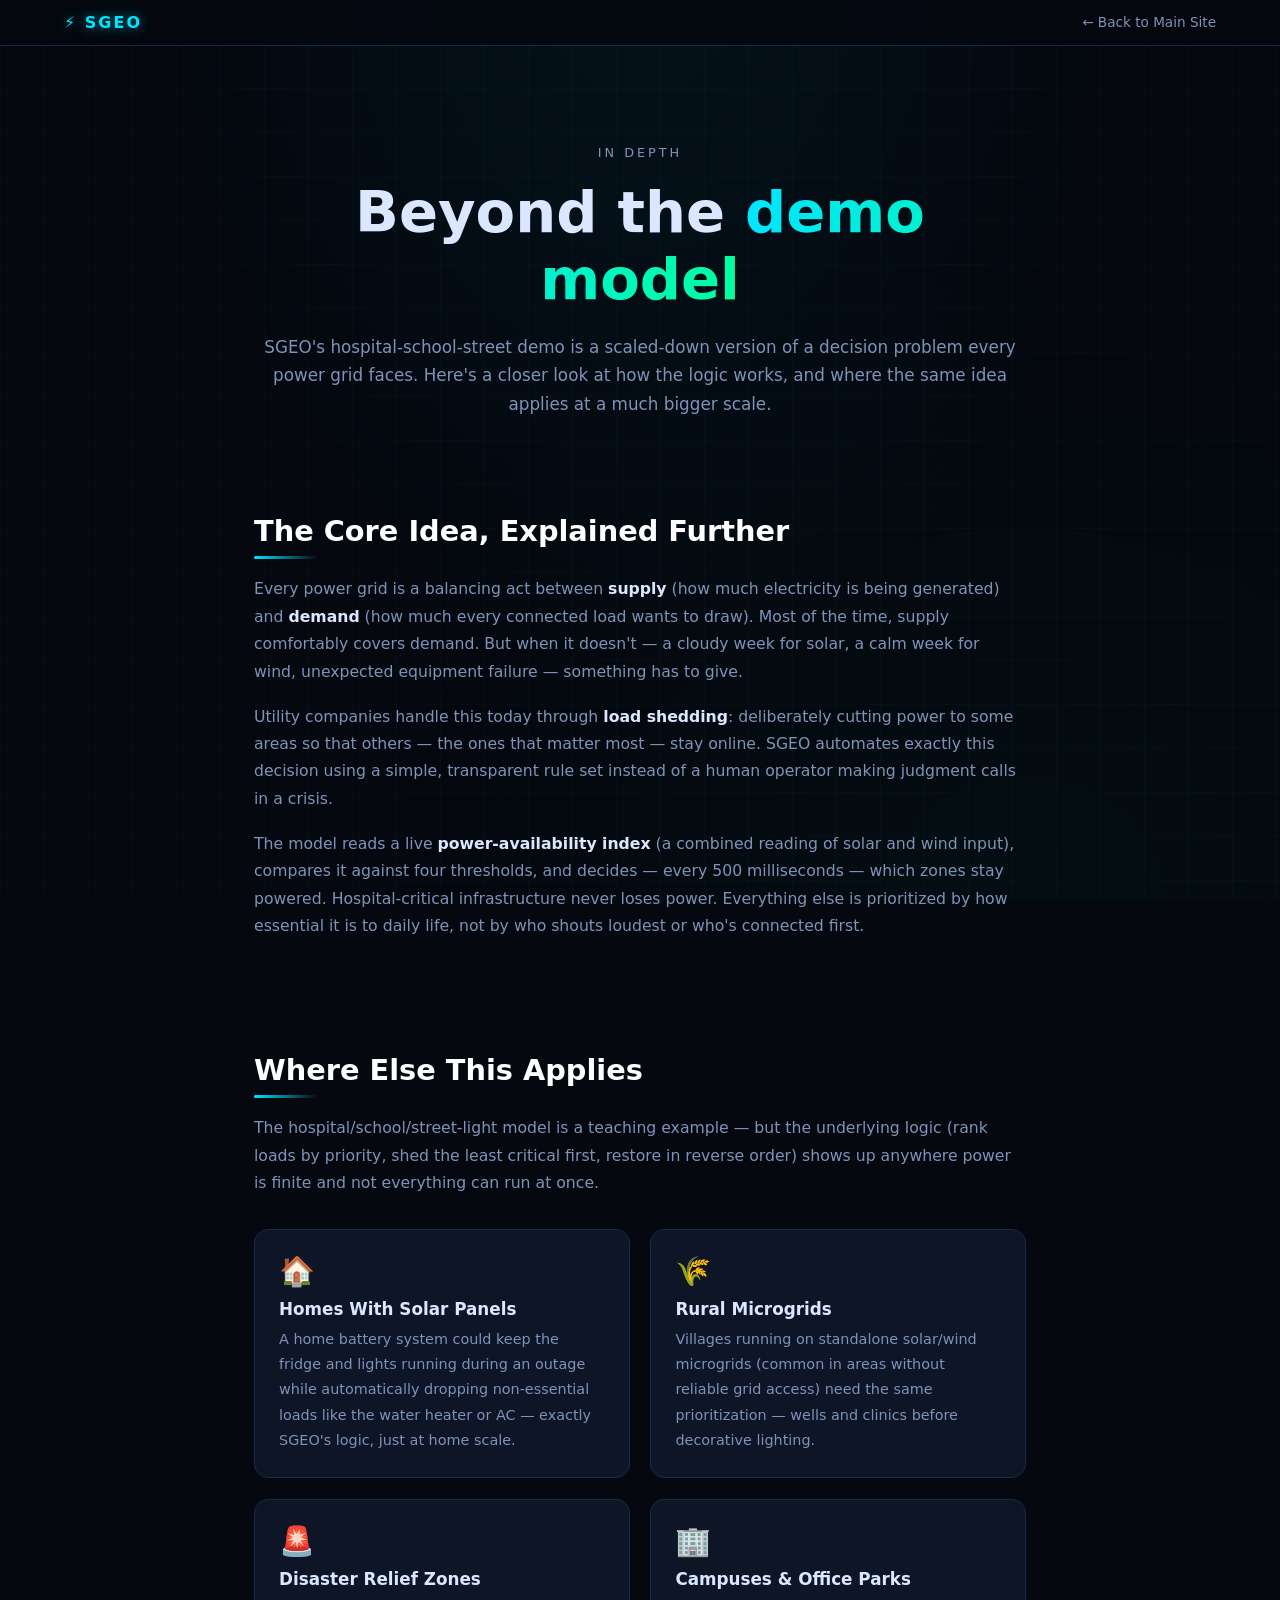
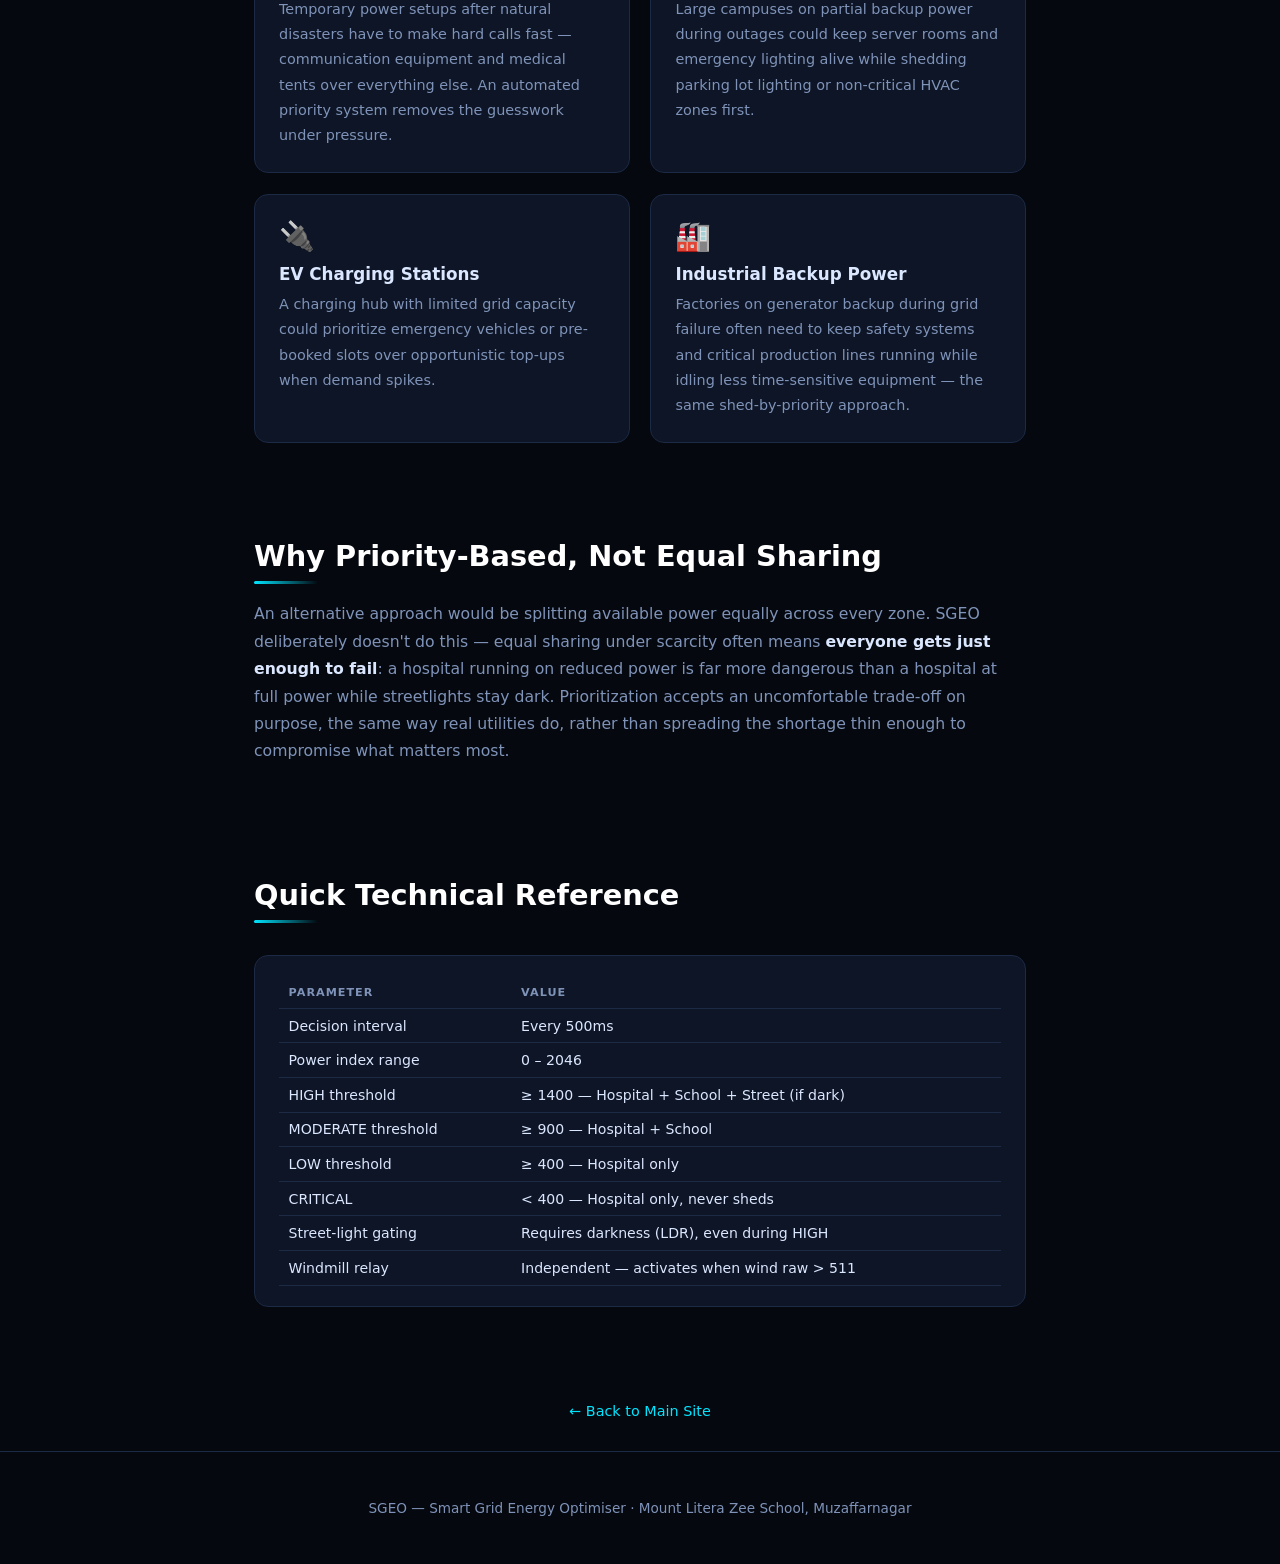
<file: deep-dive.html>
<!DOCTYPE html>
<html lang="en">
<head>
<meta charset="UTF-8">
<meta name="viewport" content="width=device-width, initial-scale=1.0">
<title>SGEO — In Depth</title>
<meta name="description" content="A deeper look at SGEO's priority-based load shedding, and where this kind of system applies beyond the demo model.">
<link rel="icon" href="data:image/svg+xml,<svg xmlns=%22http://www.w3.org/2000/svg%22 viewBox=%220 0 100 100%22><text y=%22.9em%22 font-size=%2290%22>⚡</text></svg>">
<link rel="stylesheet" href="style.css">
<style>
  /* --- deep-dive page specific additions --- */
  .dd-hero{padding:6rem 5% 3rem;text-align:center;max-width:900px;margin:0 auto}
  .dd-hero .eyebrow-dd{color:var(--dim);letter-spacing:3px;text-transform:uppercase;font-size:.8rem;margin-bottom:1rem}
  .dd-hero h1{font-size:clamp(2.2rem,5vw,3.6rem);font-weight:900;margin-bottom:1.2rem}
  .dd-hero h1 span{background:linear-gradient(90deg,var(--cyan),var(--green));-webkit-background-clip:text;background-clip:text;color:transparent}
  .dd-hero p{color:var(--dim);line-height:1.7;font-size:1.05rem}
  .back-link{display:inline-flex;align-items:center;gap:.5rem;color:var(--cyan);text-decoration:none;font-size:.9rem;
    margin:2rem 5% 0;transition:.2s}
  .back-link:hover{text-shadow:0 0 10px var(--cyan)}

  .dd-block{max-width:900px;margin:0 auto;padding:3rem 5%}
  .dd-block h2{font-size:1.8rem;margin-bottom:1rem;color:#fff}
  .dd-block h2::after{content:'';display:block;width:64px;height:3px;margin-top:.5rem;
    background:linear-gradient(90deg,var(--cyan),transparent);border-radius:2px}
  .dd-block p{color:var(--dim);line-height:1.75;margin-bottom:1.1rem;font-size:.98rem}
  .dd-block p strong{color:var(--text)}

  .usecase-grid{display:grid;grid-template-columns:repeat(auto-fit,minmax(260px,1fr));gap:1.3rem;margin-top:2rem}
  .usecase-card{background:var(--panel);border:1px solid var(--line);border-radius:14px;padding:1.5rem;
    transition:transform .25s,box-shadow .25s,border-color .25s}
  .usecase-card:hover{transform:translateY(-6px);border-color:var(--cyan);box-shadow:0 14px 30px rgba(0,229,255,.15)}
  .usecase-card .uc-icon{font-size:1.8rem;margin-bottom:.7rem;display:block}
  .usecase-card h3{font-size:1.05rem;margin-bottom:.5rem}
  .usecase-card p{color:var(--dim);font-size:.9rem;margin:0}

  .spec-table-wrap{margin-top:2rem;background:var(--panel);border:1px solid var(--line);border-radius:14px;
    padding:1.3rem 1.5rem;overflow-x:auto}
  .spec-table-wrap table{width:100%;border-collapse:collapse;font-size:.88rem}
  .spec-table-wrap th,.spec-table-wrap td{text-align:left;padding:.55rem .6rem;border-bottom:1px solid var(--line)}
  .spec-table-wrap th{color:var(--dim);text-transform:uppercase;font-size:.7rem;letter-spacing:1px}

  .dd-footer{text-align:center;padding:3rem 5%;color:var(--dim);font-size:.85rem;border-top:1px solid var(--line);margin-top:2rem}
</style>
</head>
<body>
<div class="grid-bg"></div>

<nav class="nav">
  <span class="nav-logo">⚡ SGEO</span>
  <div class="nav-links">
    <a href="index.html">← Back to Main Site</a>
  </div>
</nav>

<header class="dd-hero reveal">
  <p class="eyebrow-dd">In Depth</p>
  <h1>Beyond the <span>demo model</span></h1>
  <p>SGEO's hospital-school-street demo is a scaled-down version of a decision problem every power grid faces. Here's a closer look at how the logic works, and where the same idea applies at a much bigger scale.</p>
</header>

<section class="dd-block reveal">
  <h2>The Core Idea, Explained Further</h2>
  <p>Every power grid is a balancing act between <strong>supply</strong> (how much electricity is being generated) and <strong>demand</strong> (how much every connected load wants to draw). Most of the time, supply comfortably covers demand. But when it doesn't — a cloudy week for solar, a calm week for wind, unexpected equipment failure — something has to give.</p>
  <p>Utility companies handle this today through <strong>load shedding</strong>: deliberately cutting power to some areas so that others — the ones that matter most — stay online. SGEO automates exactly this decision using a simple, transparent rule set instead of a human operator making judgment calls in a crisis.</p>
  <p>The model reads a live <strong>power-availability index</strong> (a combined reading of solar and wind input), compares it against four thresholds, and decides — every 500 milliseconds — which zones stay powered. Hospital-critical infrastructure never loses power. Everything else is prioritized by how essential it is to daily life, not by who shouts loudest or who's connected first.</p>
</section>

<section class="dd-block reveal">
  <h2>Where Else This Applies</h2>
  <p>The hospital/school/street-light model is a teaching example — but the underlying logic (rank loads by priority, shed the least critical first, restore in reverse order) shows up anywhere power is finite and not everything can run at once.</p>
  <div class="usecase-grid">
    <div class="usecase-card">
      <span class="uc-icon">🏠</span>
      <h3>Homes With Solar Panels</h3>
      <p>A home battery system could keep the fridge and lights running during an outage while automatically dropping non-essential loads like the water heater or AC — exactly SGEO's logic, just at home scale.</p>
    </div>
    <div class="usecase-card">
      <span class="uc-icon">🌾</span>
      <h3>Rural Microgrids</h3>
      <p>Villages running on standalone solar/wind microgrids (common in areas without reliable grid access) need the same prioritization — wells and clinics before decorative lighting.</p>
    </div>
    <div class="usecase-card">
      <span class="uc-icon">🚨</span>
      <h3>Disaster Relief Zones</h3>
      <p>Temporary power setups after natural disasters have to make hard calls fast — communication equipment and medical tents over everything else. An automated priority system removes the guesswork under pressure.</p>
    </div>
    <div class="usecase-card">
      <span class="uc-icon">🏢</span>
      <h3>Campuses &amp; Office Parks</h3>
      <p>Large campuses on partial backup power during outages could keep server rooms and emergency lighting alive while shedding parking lot lighting or non-critical HVAC zones first.</p>
    </div>
    <div class="usecase-card">
      <span class="uc-icon">🔌</span>
      <h3>EV Charging Stations</h3>
      <p>A charging hub with limited grid capacity could prioritize emergency vehicles or pre-booked slots over opportunistic top-ups when demand spikes.</p>
    </div>
    <div class="usecase-card">
      <span class="uc-icon">🏭</span>
      <h3>Industrial Backup Power</h3>
      <p>Factories on generator backup during grid failure often need to keep safety systems and critical production lines running while idling less time-sensitive equipment — the same shed-by-priority approach.</p>
    </div>
  </div>
</section>

<section class="dd-block reveal">
  <h2>Why Priority-Based, Not Equal Sharing</h2>
  <p>An alternative approach would be splitting available power equally across every zone. SGEO deliberately doesn't do this — equal sharing under scarcity often means <strong>everyone gets just enough to fail</strong>: a hospital running on reduced power is far more dangerous than a hospital at full power while streetlights stay dark. Prioritization accepts an uncomfortable trade-off on purpose, the same way real utilities do, rather than spreading the shortage thin enough to compromise what matters most.</p>
</section>

<section class="dd-block reveal">
  <h2>Quick Technical Reference</h2>
  <div class="spec-table-wrap">
    <table>
      <tr><th>Parameter</th><th>Value</th></tr>
      <tr><td>Decision interval</td><td>Every 500ms</td></tr>
      <tr><td>Power index range</td><td>0 – 2046</td></tr>
      <tr><td>HIGH threshold</td><td>≥ 1400 — Hospital + School + Street (if dark)</td></tr>
      <tr><td>MODERATE threshold</td><td>≥ 900 — Hospital + School</td></tr>
      <tr><td>LOW threshold</td><td>≥ 400 — Hospital only</td></tr>
      <tr><td>CRITICAL</td><td>&lt; 400 — Hospital only, never sheds</td></tr>
      <tr><td>Street-light gating</td><td>Requires darkness (LDR), even during HIGH</td></tr>
      <tr><td>Windmill relay</td><td>Independent — activates when wind raw &gt; 511</td></tr>
    </table>
  </div>
</section>

<a href="index.html" class="back-link" style="display:block;text-align:center;margin:3rem auto 0;width:fit-content">← Back to Main Site</a>

<footer class="dd-footer">
  <p>SGEO — Smart Grid Energy Optimiser · Mount Litera Zee School, Muzaffarnagar</p>
</footer>
  
<script>
  // self-contained reveal script — doesn't depend on the main site's script.js
  const obs = new IntersectionObserver(entries => {
    entries.forEach(e => { if (e.isIntersecting) e.target.classList.add('visible'); });
  }, { threshold: 0.1 });
  document.querySelectorAll('.reveal').forEach(el => obs.observe(el));
</script>
</body>
</html>
</file>
<file: style.css>
:root{
  --bg:#05080f;--bg2:#0a1020;--panel:#0d1526;--line:#1c2a45;
  --cyan:#00e5ff;--green:#00ff9d;--amber:#ffb300;--red:#ff4757;--text:#dbe7ff;--dim:#7f93b8;
}
*{margin:0;padding:0;box-sizing:border-box}
html{scroll-behavior:smooth}
body{background:var(--bg);color:var(--text);font-family:'Segoe UI',system-ui,sans-serif;overflow-x:hidden}

.grid-bg{position:fixed;inset:0;z-index:-1;
  background-image:linear-gradient(rgba(0,229,255,.06) 1px,transparent 1px),linear-gradient(90deg,rgba(0,229,255,.06) 1px,transparent 1px);
  background-size:44px 44px;animation:gridmove 24s linear infinite}
.grid-bg::after{content:'';position:absolute;inset:0;
  background:radial-gradient(ellipse at 50% -10%,rgba(0,229,255,.14),transparent 55%),radial-gradient(ellipse at 80% 100%,rgba(0,255,157,.07),transparent 50%)}
@keyframes gridmove{to{background-position:44px 44px}}

.nav{position:sticky;top:0;z-index:10;display:flex;justify-content:space-between;align-items:center;
  padding:.8rem 5%;background:rgba(5,8,15,.85);backdrop-filter:blur(10px);border-bottom:1px solid var(--line)}
.nav-logo{font-weight:800;color:var(--cyan);letter-spacing:2px;text-shadow:0 0 12px rgba(0,229,255,.6)}
.nav-links{display:flex;gap:1.1rem;flex-wrap:wrap}
.nav-links a{color:var(--dim);text-decoration:none;font-size:.85rem;transition:.2s}
.nav-links a:hover{color:var(--cyan)}

.hero{min-height:92vh;display:flex;flex-direction:column;justify-content:center;align-items:center;text-align:center;padding:2rem 5%}
.hero-school{color:var(--dim);letter-spacing:3px;text-transform:uppercase;font-size:.8rem;margin-bottom:1rem}
.hero-title{font-size:clamp(2.2rem,7vw,4.6rem);line-height:1.05;font-weight:900}
.hero-title span{background:linear-gradient(90deg,var(--cyan),var(--green));-webkit-background-clip:text;background-clip:text;color:transparent;
  filter:drop-shadow(0 0 18px rgba(0,229,255,.45))}
.hero-tag{margin-top:1.2rem;font-size:clamp(1rem,3vw,1.4rem);color:var(--amber);font-style:italic}
.hero-zones{display:flex;gap:.7rem;margin-top:1.6rem;flex-wrap:wrap;justify-content:center}
.pill{padding:.45rem 1rem;border-radius:999px;font-size:.85rem;border:1px solid}
.pill-red{border-color:var(--red);color:var(--red);box-shadow:0 0 14px rgba(255,71,87,.25)}
.pill-green{border-color:var(--green);color:var(--green);box-shadow:0 0 14px rgba(0,255,157,.25)}
.pill-amber{border-color:var(--amber);color:var(--amber);box-shadow:0 0 14px rgba(255,179,0,.25)}
.hero-cta{margin-top:2.4rem;color:var(--bg);background:linear-gradient(90deg,var(--cyan),var(--green));padding:.85rem 1.8rem;border-radius:8px;
  text-decoration:none;font-weight:700;box-shadow:0 0 24px rgba(0,229,255,.4);transition:.25s}
.hero-cta:hover{transform:translateY(-3px);box-shadow:0 0 36px rgba(0,229,255,.65)}

.section{max-width:1100px;margin:0 auto;padding:4.5rem 5%}
.section h2{font-size:clamp(1.6rem,4vw,2.4rem);margin-bottom:1rem;color:#fff}
.section h2::after{content:'';display:block;width:64px;height:3px;margin-top:.5rem;background:linear-gradient(90deg,var(--cyan),transparent);border-radius:2px}
.lead{color:var(--dim);max-width:760px;margin-bottom:2rem;line-height:1.6}
.note{color:var(--dim);font-size:.85rem;margin-top:1rem}
.warn{color:var(--amber);font-size:.85rem;margin-top:.8rem}

.reveal{opacity:0;transform:translateY(34px);transition:opacity .7s,transform .7s}
.reveal.visible{opacity:1;transform:none}

.cards3{display:grid;grid-template-columns:repeat(auto-fit,minmax(240px,1fr));gap:1.2rem}
.card{background:var(--panel);border:1px solid var(--line);border-radius:14px;padding:1.5rem;transition:transform .25s,box-shadow .25s}
.card h3{margin-bottom:.6rem;font-size:1.05rem}
.card p{color:var(--dim);font-size:.92rem;line-height:1.55}
.tilt:hover{transform:translateY(-6px) rotateX(3deg) rotateY(-2deg);box-shadow:0 12px 34px rgba(0,229,255,.15);border-color:var(--cyan)}

.flow{display:flex;gap:.8rem;align-items:center;justify-content:center;flex-wrap:wrap;margin:2rem 0}
.flow-col{display:flex;flex-direction:column;gap:.7rem;min-width:210px;flex:1}
.flow-arrow{color:var(--cyan);font-size:1.6rem;text-shadow:0 0 12px var(--cyan);animation:pulse 1.6s ease-in-out infinite}
@keyframes pulse{50%{opacity:.35}}
.flow-node{background:var(--panel);border:1px solid var(--line);border-radius:10px;padding:.8rem 1rem;font-weight:600;font-size:.95rem}
.flow-node small{display:block;font-weight:400;color:var(--dim);margin-top:.25rem;font-size:.75rem;line-height:1.4}
.flow-node.src{border-left:3px solid var(--cyan)}
.flow-node.big{padding:1.5rem 1.2rem;font-size:1.2rem;box-shadow:0 0 18px rgba(0,229,255,.15)}
.flow-node.brain{border:1px solid var(--cyan);box-shadow:0 0 22px rgba(0,229,255,.2)}
.flow-node.store{border-left:3px solid var(--green)}
.flow-node.out.red{border-left:3px solid var(--red)}
.flow-node.out.green{border-left:3px solid var(--green)}
.flow-node.out.amber{border-left:3px solid var(--amber)}
.flow-node.out.cyan{border-left:3px solid var(--cyan)}

.thresholds{display:grid;grid-template-columns:repeat(auto-fit,minmax(190px,1fr));gap:.9rem;margin-top:2rem}
.th{border-radius:10px;padding:1rem;display:flex;flex-direction:column;gap:.3rem;font-size:.85rem;border:1px solid var(--line);background:var(--panel)}
.th b{font-size:1rem}
.th span{color:var(--dim)}
.th-high b{color:var(--green)}.th-mod b{color:var(--cyan)}.th-low b{color:var(--amber)}.th-crit b{color:var(--red)}

.sim-box{background:var(--bg2);border:1px solid var(--line);border-radius:18px;padding:2rem;box-shadow:0 0 40px rgba(0,229,255,.07)}
.sim-controls{display:flex;flex-direction:column;gap:1rem;margin-bottom:1.5rem}
.sim-label{font-weight:600}
.sim-label span{color:var(--cyan)}
input[type=range]{width:100%;accent-color:var(--cyan);height:6px;cursor:pointer}
.toggle{align-self:flex-start;background:var(--panel);border:1px solid var(--cyan);color:var(--cyan);padding:.55rem 1.3rem;border-radius:8px;
  cursor:pointer;font-size:.95rem;transition:.2s}
.toggle:hover{box-shadow:0 0 16px rgba(0,229,255,.4)}

.lcd{background:#0a2a12;border:3px solid #123;border-radius:8px;padding:.8rem 1.2rem;font-family:'Courier New',monospace;
  color:#7CFC00;display:flex;flex-direction:column;gap:.2rem;max-width:320px;margin-bottom:1.6rem;
  text-shadow:0 0 6px rgba(124,252,0,.7);letter-spacing:2px;font-size:1.05rem}

.sim-zones{display:grid;grid-template-columns:repeat(auto-fit,minmax(200px,1fr));gap:1rem}
.zone{background:var(--panel);border:1px solid var(--line);border-radius:14px;padding:1.3rem;text-align:center;transition:.35s;opacity:.45}
.zone .zone-icon{font-size:2rem}
.zone h3{margin:.4rem 0 .7rem;font-size:1rem}
.zone .zstate{font-weight:800;font-size:.85rem;letter-spacing:2px;color:var(--dim)}
.leds{display:flex;flex-wrap:wrap;gap:5px;justify-content:center;margin-bottom:.7rem}
.led{width:11px;height:11px;border-radius:50%;background:#1c2334;transition:.3s}
.zone.on{opacity:1;transform:translateY(-4px)}
.zone-red.on{border-color:var(--red);box-shadow:0 0 26px rgba(255,71,87,.35)}
.zone-red.on .led{background:var(--red);box-shadow:0 0 8px var(--red)}
.zone-red.on .zstate{color:var(--red)}
.zone-green.on{border-color:var(--green);box-shadow:0 0 26px rgba(0,255,157,.35)}
.zone-green.on .led{background:var(--green);box-shadow:0 0 8px var(--green)}
.zone-green.on .zstate{color:var(--green)}
.zone-amber.on{border-color:var(--amber);box-shadow:0 0 26px rgba(255,179,0,.35)}
.zone-amber.on .led{background:var(--amber);box-shadow:0 0 8px var(--amber)}
.zone-amber.on .zstate{color:var(--amber)}

.tables{display:grid;grid-template-columns:repeat(auto-fit,minmax(290px,1fr));gap:1.2rem}
.tbl-card{background:var(--panel);border:1px solid var(--line);border-radius:14px;padding:1.3rem;overflow-x:auto}
.tbl-card h3{margin-bottom:.9rem;font-size:1rem;color:var(--cyan)}
table{width:100%;border-collapse:collapse;font-size:.83rem}
th,td{text-align:left;padding:.45rem .5rem;border-bottom:1px solid var(--line)}
th{color:var(--dim);text-transform:uppercase;font-size:.7rem;letter-spacing:1px}

.code-box{background:var(--panel);border:1px solid var(--line);border-radius:14px;overflow:hidden}
.code-box summary{cursor:pointer;padding:1rem 1.3rem;font-weight:700;color:var(--green);list-style:none}
.code-box summary:hover{background:rgba(0,255,157,.06)}
.code-box pre{overflow-x:auto;padding:1.3rem;background:#070c16;border-top:1px solid var(--line)}
.code-box code{font-family:'Courier New',monospace;font-size:.8rem;color:#9fe8c8;line-height:1.55}

.gallery{display:grid;grid-template-columns:repeat(auto-fill,minmax(230px,1fr));gap:1rem}
.gitem{position:relative;border-radius:12px;overflow:hidden;border:1px solid var(--line);aspect-ratio:4/3;background:var(--panel)}
.gitem img{width:100%;height:100%;object-fit:cover;transition:transform .35s}
.gitem:hover img{transform:scale(1.06)}
.gitem span{display:none}
.gitem.gempty img{display:none}
.gitem.gempty span{display:flex;align-items:center;justify-content:center;height:100%;color:var(--dim);font-size:.85rem}

.team-card{text-align:center}
.avatar{font-size:2.2rem;margin-bottom:.5rem}
.thanks{margin-top:2rem;color:var(--dim);text-align:center;line-height:1.6}

.footer{border-top:1px solid var(--line);text-align:center;padding:2.5rem 5%;color:var(--dim);font-size:.9rem;line-height:1.9}
.footer strong{color:var(--cyan)}
.foot-tag{font-style:italic;color:var(--amber)}

@media(max-width:700px){
  .flow{flex-direction:column}
  .flow-arrow{transform:rotate(90deg)}
  .nav-links{gap:.7rem;font-size:.8rem}

/* --- 3D interactive depth --- */
.cards3, .sim-zones, .flow-col{perspective:1000px}
.card, .zone, .flow-node.brain, .flow-node.big{transform-style:preserve-3d;will-change:transform;transition:transform .15s ease-out,box-shadow .25s}

/* gentle floating motion for hero pills */
@keyframes float{0%,100%{transform:translateY(0)}50%{transform:translateY(-8px)}}
.pill{animation:float 3.2s ease-in-out infinite}
.pill-green{animation-delay:.3s}
.pill-amber{animation-delay:.6s}

/* subtle parallax drift on the grid background */
.grid-bg{transition:transform .2s ease-out}

/* hero title gets a soft depth pulse */
@keyframes glow-pulse{0%,100%{filter:drop-shadow(0 0 18px rgba(0,229,255,.45))}50%{filter:drop-shadow(0 0 28px rgba(0,229,255,.7))}}
.hero-title span{animation:glow-pulse 4s ease-in-out infinite}
/* --- animated flow pipeline pulses --- */
.flow-arrow{position:relative;overflow:visible}
.flow-arrow::after{
  content:'';position:absolute;top:50%;left:0;width:8px;height:8px;border-radius:50%;
  background:var(--green);box-shadow:0 0 10px var(--green),0 0 20px var(--green);
  transform:translateY(-50%);animation:pulse-travel 1.8s linear infinite}
@keyframes pulse-travel{
  0%{left:0;opacity:0}
  10%{opacity:1}
  90%{opacity:1}
  100%{left:100%;opacity:0}
}

/* --- 3D flip cards --- */
.flip-card{background:transparent;perspective:1000px;border-radius:14px;cursor:pointer;height:220px}
.flip-inner{position:relative;width:100%;height:100%;transition:transform .6s;transform-style:preserve-3d}
.flip-card.flipped .flip-inner{transform:rotateY(180deg)}
.flip-front,.flip-back{position:absolute;inset:0;backface-visibility:hidden;border-radius:14px;
  border:1px solid var(--line);padding:1.5rem;display:flex;flex-direction:column;justify-content:center}
.flip-front{background:var(--panel);transition:border-color .25s,box-shadow .25s}
.flip-card:hover .flip-front{border-color:var(--cyan);box-shadow:0 12px 34px rgba(0,229,255,.15)}
.flip-front h3{margin-bottom:.6rem;font-size:1.05rem}
.flip-front p{color:var(--dim);font-size:.88rem;line-height:1.5}
.flip-back{background:linear-gradient(135deg,var(--panel),var(--bg2));transform:rotateY(180deg);border-color:var(--cyan)}
.flip-back p{color:var(--cyan);font-size:.85rem;line-height:1.6}
.flip-hint{position:absolute;bottom:.5rem;right:.8rem;font-size:.65rem;color:var(--dim);opacity:.6}

/* --- scroll-linked 3D rotation --- */
.section{transform-style:preserve-3d;transition:transform .1s linear}

/* --- floating 3D icon badge --- */
.icon3d{display:inline-block;font-size:2rem;margin-bottom:.5rem;
  animation:icon-spin 4s ease-in-out infinite;transform-style:preserve-3d}
@keyframes icon-spin{
  0%,100%{transform:rotateY(0deg) translateY(0)}
  25%{transform:rotateY(15deg) translateY(-4px)}
  50%{transform:rotateY(0deg) translateY(0)}
  75%{transform:rotateY(-15deg) translateY(-4px)}
}
  
/* --- premium visual polish --- */

/* richer, layered hero glow */
.hero{position:relative}
.hero::before{
  content:'';position:absolute;top:-10%;left:50%;transform:translateX(-50%);
  width:600px;height:600px;border-radius:50%;
  background:radial-gradient(circle,rgba(0,229,255,.18),rgba(0,255,157,.08) 40%,transparent 70%);
  filter:blur(40px);z-index:-1;animation:hero-glow-drift 8s ease-in-out infinite}
@keyframes hero-glow-drift{
  0%,100%{transform:translateX(-50%) translateY(0) scale(1)}
  50%{transform:translateX(-46%) translateY(20px) scale(1.08)}
}

/* hero icon badge — floating 3D style */
.hero-icon3d{
  font-size:3.4rem;display:inline-block;margin-bottom:1rem;
  filter:drop-shadow(0 0 24px rgba(0,229,255,.55));
  animation:hero-icon-float 5s ease-in-out infinite;transform-style:preserve-3d}
@keyframes hero-icon-float{
  0%,100%{transform:rotateY(0deg) rotateX(0deg) translateY(0)}
  25%{transform:rotateY(20deg) rotateX(6deg) translateY(-10px)}
  50%{transform:rotateY(0deg) rotateX(0deg) translateY(-4px)}
  75%{transform:rotateY(-20deg) rotateX(-6deg) translateY(-10px)}
}

/* deeper, richer card shadows and spacing */
.card, .flip-front, .zone, .tbl-card, .code-box, .sim-box{
  box-shadow:0 4px 20px rgba(0,0,0,.35)}
.cards3{gap:1.5rem}
.section{padding:5.5rem 5%}

/* subtle gradient wash behind each section on hover-in */
.section h2{position:relative}
.section h2::before{
  content:'';position:absolute;left:-20px;top:50%;transform:translateY(-50%);
  width:4px;height:70%;background:linear-gradient(var(--cyan),var(--green));
  border-radius:2px;opacity:.7}

/* richer button glow with layered pulse */
.hero-cta{position:relative;overflow:hidden}
.hero-cta::after{
  content:'';position:absolute;inset:0;background:linear-gradient(120deg,transparent,rgba(255,255,255,.35),transparent);
  transform:translateX(-120%);animation:cta-shine 3.5s ease-in-out infinite}
@keyframes cta-shine{
  0%,60%{transform:translateX(-120%)}
  100%{transform:translateX(120%)}
}

/* pills get richer depth */
.pill{box-shadow:0 4px 14px rgba(0,0,0,.3),0 0 14px currentColor}
}

/* --- intro loader --- */
.loader-screen{
  position:fixed;inset:0;z-index:9999;background:var(--bg);
  display:flex;flex-direction:column;align-items:center;justify-content:center;gap:1rem;
  transition:opacity .6s ease,visibility .6s ease}
.loader-screen.hide{opacity:0;visibility:hidden;pointer-events:none}
.loader-logo{
  font-size:clamp(2rem,8vw,3.6rem);font-weight:900;letter-spacing:4px;color:var(--cyan);
  text-shadow:0 0 30px rgba(0,229,255,.6);opacity:0;animation:loader-reveal 1.6s ease forwards}
@keyframes loader-reveal{
  0%{opacity:0;transform:scale(.8) translateY(10px)}
  60%{opacity:1;transform:scale(1.05)}
  100%{opacity:1;transform:scale(1)}
}
.loader-sub{
  font-size:.8rem;letter-spacing:3px;text-transform:uppercase;color:var(--dim);
  opacity:0;animation:loader-fade-in .8s ease forwards .6s}
@keyframes loader-fade-in{to{opacity:1}}

/* --- scroll progress bar --- */
.scroll-progress{
  position:fixed;top:0;left:0;height:3px;width:0%;z-index:10000;
  background:linear-gradient(90deg,var(--cyan),var(--green));
  box-shadow:0 0 10px var(--cyan),0 0 4px var(--green)}

/* --- splash cursor trail --- */
#splashCursor{
  position:fixed;inset:0;z-index:9998;pointer-events:none;width:100vw;height:100vh}

/* --- stats counter --- */
.stats-grid{display:grid;grid-template-columns:repeat(auto-fit,minmax(160px,1fr));gap:1.5rem;margin-top:2rem}
.stat-item{text-align:center;background:var(--panel);border:1px solid var(--line);border-radius:14px;padding:1.8rem 1rem;transition:.25s}
.stat-item:hover{border-color:var(--cyan);box-shadow:0 12px 34px rgba(0,229,255,.15);transform:translateY(-4px)}
.stat-num{font-size:2.4rem;font-weight:900;color:var(--cyan);text-shadow:0 0 16px rgba(0,229,255,.5)}
.stat-label{color:var(--dim);font-size:.85rem;margin-top:.4rem;text-transform:uppercase;letter-spacing:1px}

/* --- copy code button --- */
.copy-btn{
  position:absolute;top:1rem;right:1.3rem;background:var(--panel);border:1px solid var(--line);
  color:var(--dim);font-size:.75rem;padding:.4rem .8rem;border-radius:6px;cursor:pointer;transition:.2s}
.copy-btn:hover{border-color:var(--green);color:var(--green)}
.copy-btn.copied{border-color:var(--green);color:var(--green)}
.code-box{position:relative}

/* --- magnetic CTA button --- */
.hero-cta{will-change:transform}

/* --- team section v2 --- */
.team-group{margin-bottom:3rem}
.team-group:last-child{margin-bottom:0}
.team-group-title{
  font-size:1.1rem;font-weight:800;letter-spacing:1px;text-transform:uppercase;
  margin-bottom:1.2rem;display:flex;align-items:center;gap:.6rem}
.team-group-title::after{content:'';flex:1;height:2px;background:linear-gradient(90deg,currentColor,transparent);opacity:.4}
.team-group.circuit .team-group-title{color:var(--cyan)}
.team-group.city .team-group-title{color:var(--green)}
.team-group.support .team-group-title{color:var(--amber)}

.team-grid2{display:grid;grid-template-columns:repeat(auto-fit,minmax(200px,1fr));gap:1.2rem}
.member-card{
  background:var(--panel);border:1px solid var(--line);border-radius:16px;padding:1.6rem 1.2rem;
  text-align:center;position:relative;overflow:hidden;transition:transform .3s,box-shadow .3s,border-color .3s}
.member-card::before{
  content:'';position:absolute;inset:0;opacity:0;transition:opacity .3s;
  background:radial-gradient(circle at 50% 0%,rgba(255,255,255,.08),transparent 70%)}
.member-card:hover{transform:translateY(-8px)}
.member-card:hover::before{opacity:1}
.team-group.circuit .member-card:hover{border-color:var(--cyan);box-shadow:0 16px 40px rgba(0,229,255,.2)}
.team-group.city .member-card:hover{border-color:var(--green);box-shadow:0 16px 40px rgba(0,255,157,.2)}
.team-group.support .member-card:hover{border-color:var(--amber);box-shadow:0 16px 40px rgba(255,179,0,.2)}

.member-avatar{
  font-size:2.6rem;display:inline-block;margin-bottom:.8rem;
  transition:transform .4s}
.member-card:hover .member-avatar{transform:scale(1.15) rotate(-6deg)}
.member-name{font-size:1.05rem;font-weight:700;margin-bottom:.3rem}
.member-role{
  display:inline-block;font-size:.72rem;padding:.25rem .7rem;border-radius:999px;
  border:1px solid;letter-spacing:.5px;text-transform:uppercase}
.team-group.circuit .member-role{color:var(--cyan);border-color:var(--cyan)}
.team-group.city .member-role{color:var(--green);border-color:var(--green)}
.team-group.support .member-role{color:var(--amber);border-color:var(--amber)}

.member-tag{
  max-height:0;overflow:hidden;opacity:0;transition:max-height .35s ease,opacity .35s ease,margin-top .35s;
  font-size:.8rem;color:var(--dim);line-height:1.5}
.member-card:hover .member-tag{max-height:100px;opacity:1;margin-top:.7rem}

/* --- mentor spotlight card --- */
.mentor-card{
  background:linear-gradient(135deg,var(--panel),rgba(255,179,0,.06));
  border:1px solid var(--amber);border-radius:18px;padding:2rem;
  display:flex;align-items:center;gap:1.5rem;margin-bottom:2.5rem;
  box-shadow:0 0 30px rgba(255,179,0,.12);position:relative;overflow:hidden}
.mentor-card::before{
  content:'';position:absolute;top:-40%;right:-10%;width:200px;height:200px;border-radius:50%;
  background:radial-gradient(circle,rgba(255,179,0,.18),transparent 70%);filter:blur(10px)}
.mentor-avatar{
  font-size:3.2rem;flex-shrink:0;filter:drop-shadow(0 0 14px rgba(255,179,0,.5));
  animation:mentor-float 4s ease-in-out infinite}
@keyframes mentor-float{0%,100%{transform:translateY(0) rotate(0)}50%{transform:translateY(-6px) rotate(4deg)}}
.mentor-info{position:relative;z-index:1}
.mentor-badge{
  display:inline-block;font-size:.7rem;font-weight:700;letter-spacing:1.5px;text-transform:uppercase;
  color:var(--amber);border:1px solid var(--amber);padding:.25rem .7rem;border-radius:999px;margin-bottom:.5rem}
.mentor-info h3{font-size:1.3rem;margin-bottom:.3rem}
.mentor-info p{color:var(--dim);font-size:.9rem;line-height:1.5}
@media(max-width:600px){.mentor-card{flex-direction:column;text-align:center}}

/* --- staggered heading reveal --- */
.section h2{overflow:hidden}
.section h2 .word{display:inline-block;opacity:0;transform:translateY(100%);
  transition:opacity .5s ease,transform .5s ease}
.section.visible h2 .word{opacity:1;transform:translateY(0)}

/* --- soft scroll snap (gentle, not aggressive) --- */
html.lenis{height:auto}
.lenis.lenis-smooth{scroll-behavior:auto!important}

/* --- custom cursor ring --- */
#cursorRing{
  position:fixed;top:0;left:0;width:28px;height:28px;border:1.5px solid var(--cyan);
  border-radius:50%;pointer-events:none;z-index:9997;transform:translate(-50%,-50%);
  transition:width .2s,height .2s,border-color .2s,background .2s;mix-blend-mode:screen}
#cursorRing.hovering{width:50px;height:50px;background:rgba(0,229,255,.12);border-color:var(--green)}
@media(hover:none){#cursorRing{display:none}}

// --- Lenis smooth/inertia scrolling ---
const lenis = new Lenis({
  duration: 1.1,
  easing: t => Math.min(1, 1.001 - Math.pow(2, -10 * t)),
  smoothWheel: true,
  touchMultiplier: 1.5
});

function raf(time) {
  lenis.raf(time);
  requestAnimationFrame(raf);
}
requestAnimationFrame(raf);

// keep scroll-progress bar and scroll-rotation in sync with Lenis (not native scroll)
lenis.on('scroll', () => {
  updateScrollProgress();
  updateScrollRotation();
});

/* --- custom glowing scrollbar --- */
::-webkit-scrollbar{width:10px}
::-webkit-scrollbar-track{background:var(--bg)}
::-webkit-scrollbar-thumb{background:linear-gradient(var(--cyan),var(--green));border-radius:10px;box-shadow:0 0 8px rgba(0,229,255,.5)}
::-webkit-scrollbar-thumb:hover{background:linear-gradient(var(--green),var(--cyan))}
html{scrollbar-color:var(--cyan) var(--bg);scrollbar-width:thin}

/* --- active nav highlight --- */
.nav-links a.active{color:var(--cyan);text-shadow:0 0 10px rgba(0,229,255,.6)}
.nav-links a{position:relative}
.nav-links a.active::after{
  content:'';position:absolute;left:0;right:0;bottom:-6px;height:2px;
  background:linear-gradient(90deg,var(--cyan),var(--green));border-radius:2px}

/* --- LCD digit roll effect --- */
.lcd span{display:inline-block;transition:transform .15s ease}
.lcd span.rolling{animation:digit-roll .25s ease}
@keyframes digit-roll{
  0%{transform:translateY(-8px);opacity:.3}
  100%{transform:translateY(0);opacity:1}
}

/* ===== 3D POWER ORB (simulator) ===== */
.power-orb-wrap{display:flex;justify-content:center;perspective:900px;margin:1.5rem 0}
.power-orb{
  width:110px;height:110px;position:relative;transform-style:preserve-3d;
  animation:orb-spin 6s linear infinite;transition:transform .4s ease}
.orb-core{
  position:absolute;inset:0;border-radius:50%;
  background:radial-gradient(circle at 35% 32%,var(--cyan),var(--bg2) 72%);
  box-shadow:0 0 30px var(--cyan),inset 0 0 30px rgba(0,229,255,.35);
  transition:background .4s ease,box-shadow .4s ease}
.power-orb::before,.power-orb::after{
  content:'';position:absolute;inset:-12px;border-radius:50%;
  border:1px solid var(--cyan);opacity:.45;transition:border-color .4s ease}
.power-orb::before{transform:rotateX(72deg)}
.power-orb::after{transform:rotateY(72deg);border-color:var(--green)}
@keyframes orb-spin{to{transform:rotateY(360deg)}}
.power-orb.low .orb-core{background:radial-gradient(circle at 35% 32%,var(--red),var(--bg2) 72%);box-shadow:0 0 30px var(--red),inset 0 0 30px rgba(255,71,87,.35)}
.power-orb.low::before,.power-orb.low::after{border-color:var(--red)}
.power-orb.mid .orb-core{background:radial-gradient(circle at 35% 32%,var(--amber),var(--bg2) 72%);box-shadow:0 0 30px var(--amber),inset 0 0 30px rgba(255,179,0,.35)}
.power-orb.mid::before,.power-orb.mid::after{border-color:var(--amber)}

/* ===== 3D layered hero depth ===== */
.hero{perspective:1200px}
.hero-title,.hero-tag,.hero-zones,.hero-cta{transform-style:preserve-3d;will-change:transform;transition:transform .1s ease-out}

/* ===== 3D rotating flow nodes on scroll ===== */
.flow{perspective:1000px}
.flow-node{transform-style:preserve-3d;transition:transform .3s ease}

/* ===== WebGL background canvas ===== */
#webglBg{position:fixed;inset:0;z-index:-2;opacity:.55}
.grid-bg{opacity:.4} /* dim the old CSS grid so it layers under the particles, not fights them */

/* ===== unified motion language markers ===== */
:root{--ease-main:cubic-bezier(.22,1,.36,1);--dur-main:.9s}

/* --- simple component name chips (replaces flip cards) --- */
.component-chip{
  background:var(--panel);border:1px solid var(--line);border-radius:14px;
  padding:1.3rem 1.4rem;display:flex;align-items:center;gap:.9rem;
  transition:transform .25s,box-shadow .25s,border-color .25s}
.component-chip:hover{border-color:var(--cyan);box-shadow:0 10px 26px rgba(0,229,255,.15);transform:translateY(-4px)}
.component-chip .icon{font-size:1.5rem;flex-shrink:0}
.component-chip h3{font-size:.98rem;font-weight:600;margin:0}

.btn-pill-link{
  display:inline-block;margin:0 0 2rem;padding:.75rem 1.6rem;border-radius:999px;
  background:linear-gradient(90deg,var(--cyan),var(--green));color:var(--bg);font-weight:700;
  text-decoration:none;font-size:.9rem;transition:.25s;box-shadow:0 0 18px rgba(0,229,255,.3)}
.btn-pill-link:hover{transform:translateY(-3px);box-shadow:0 0 28px rgba(0,229,255,.5)}
</file>
